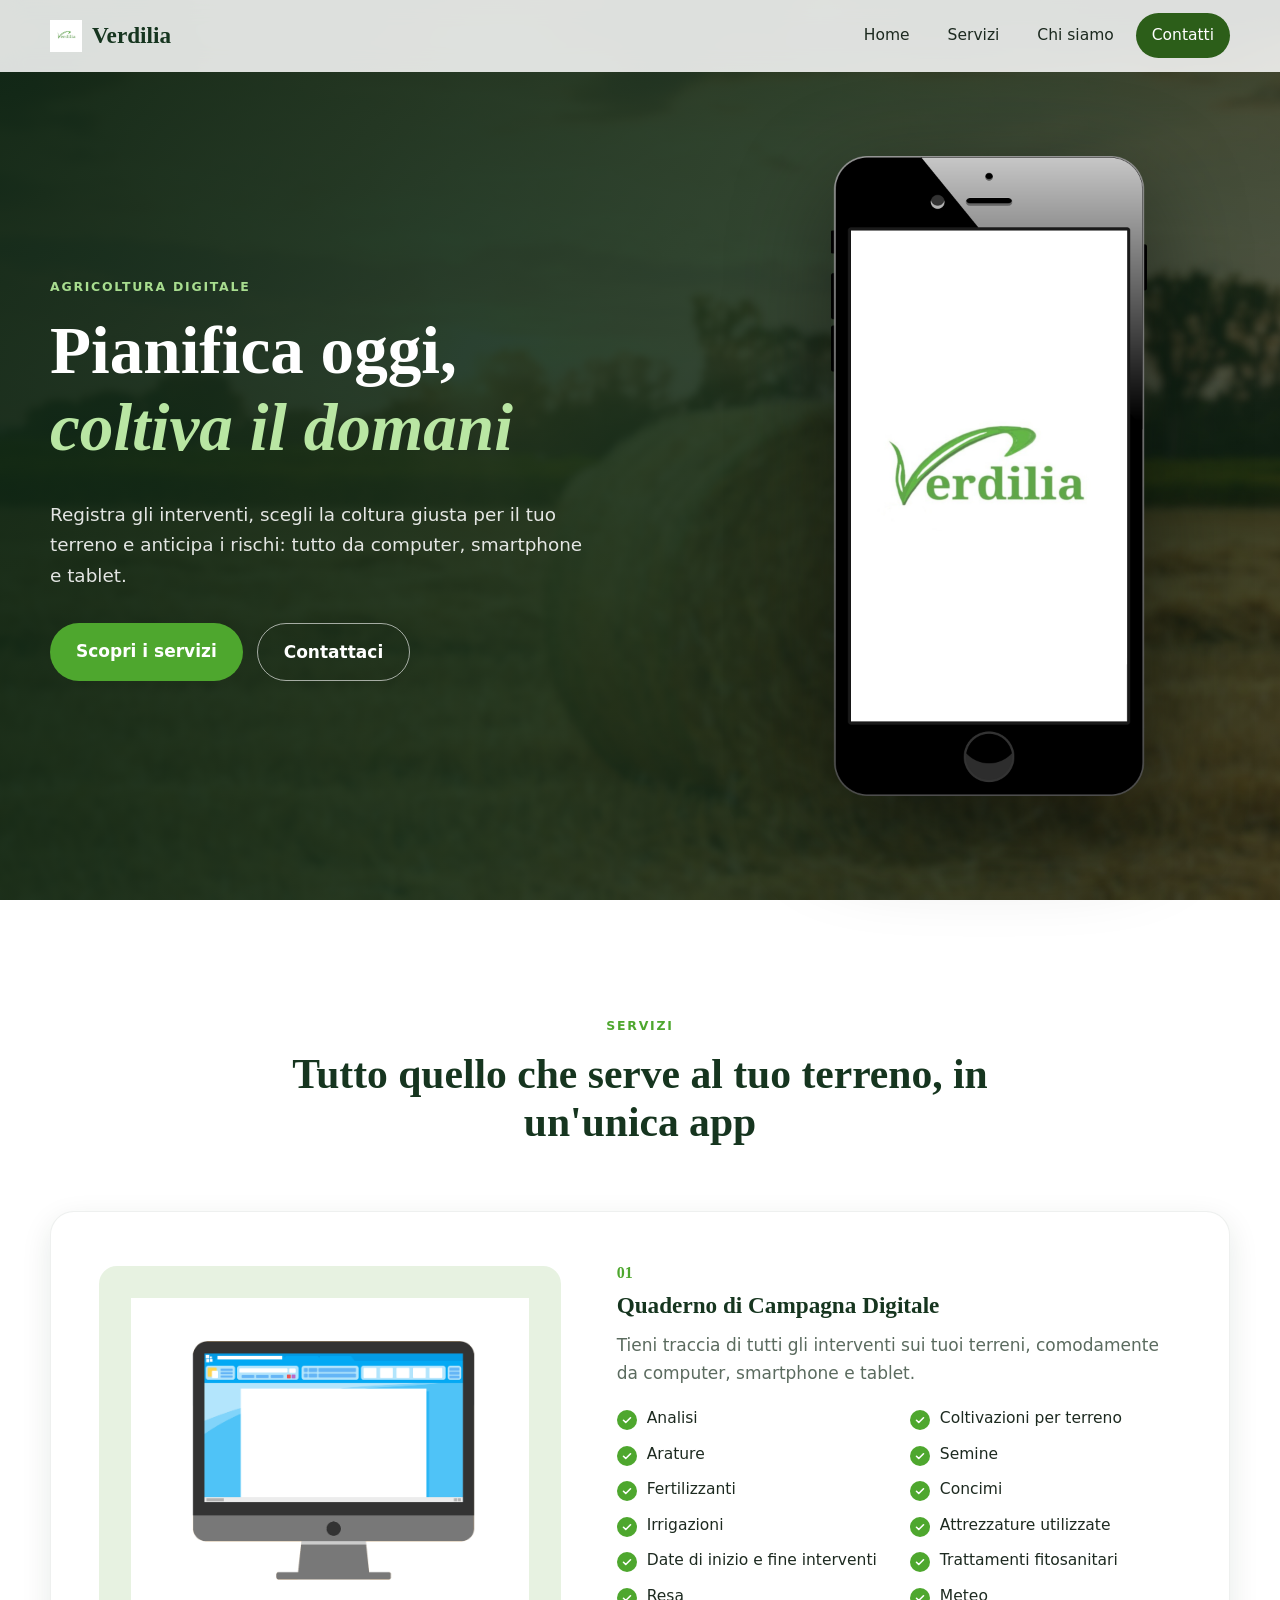
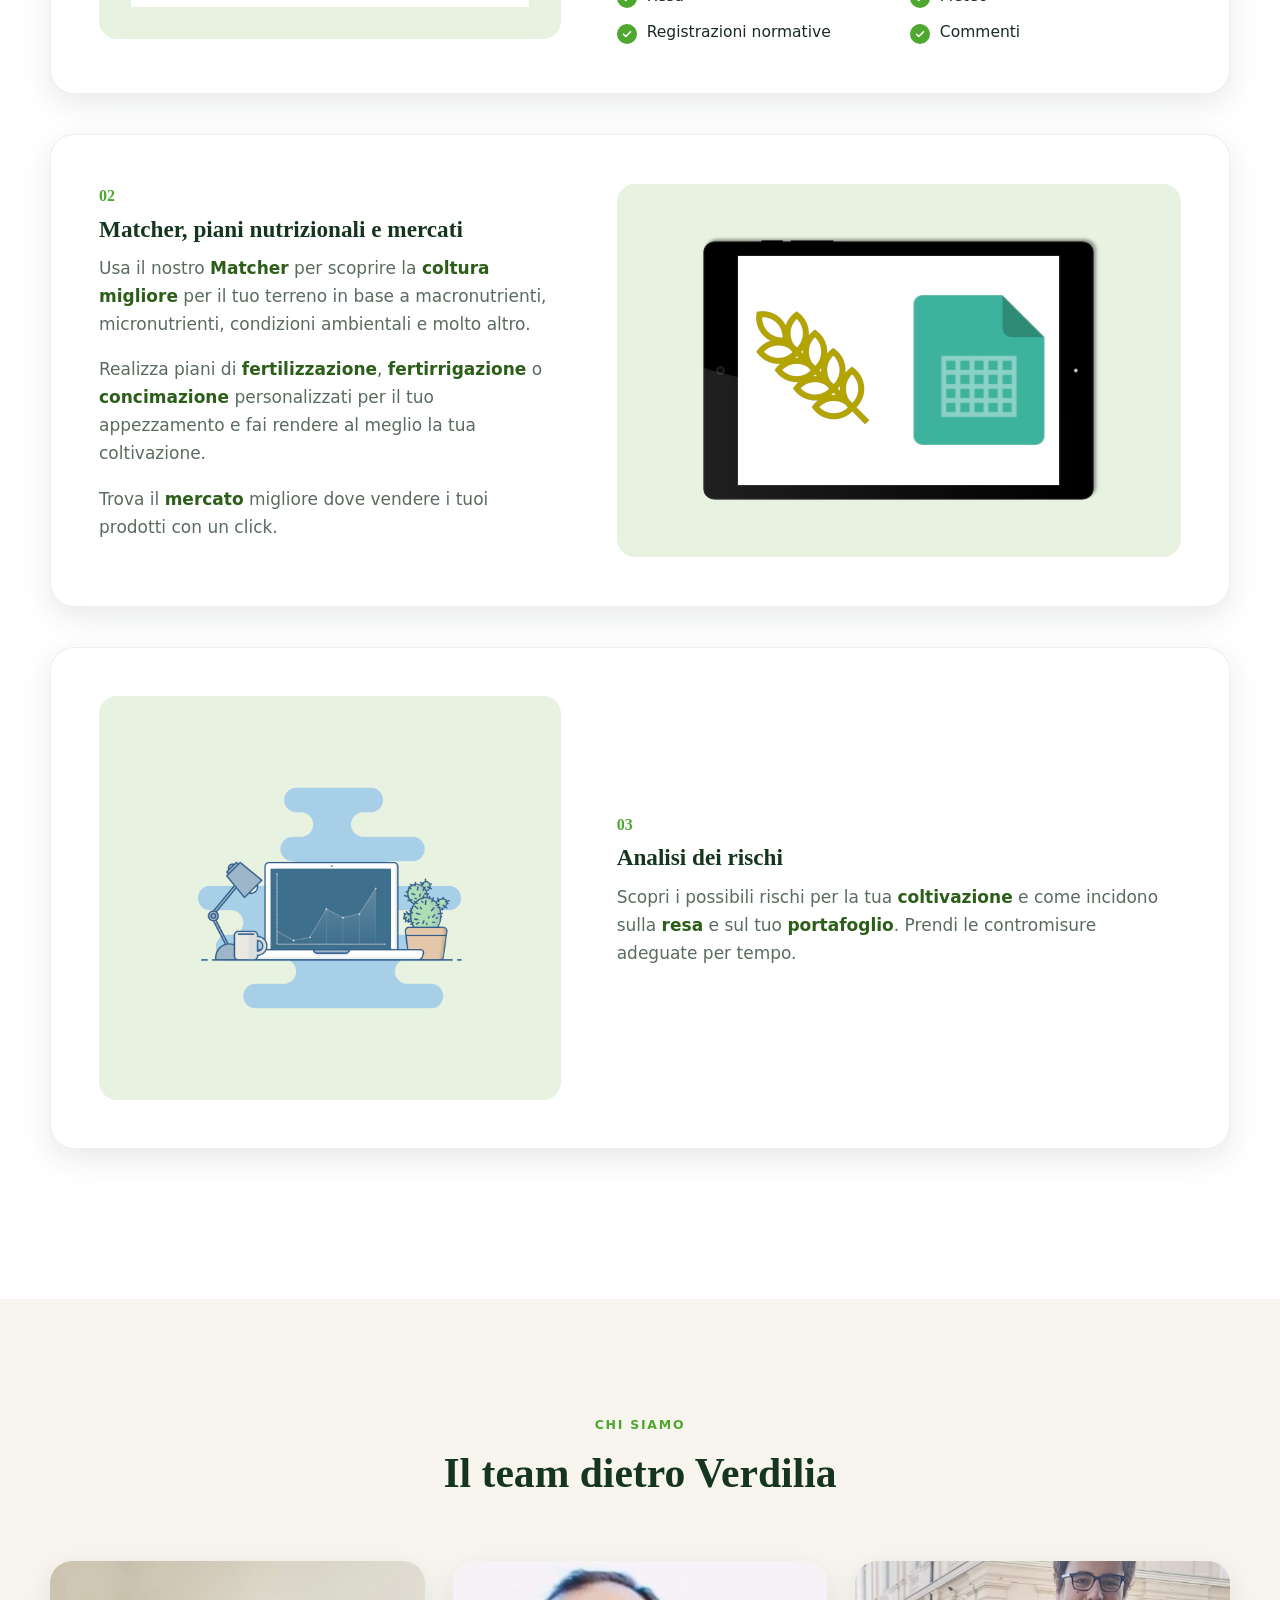
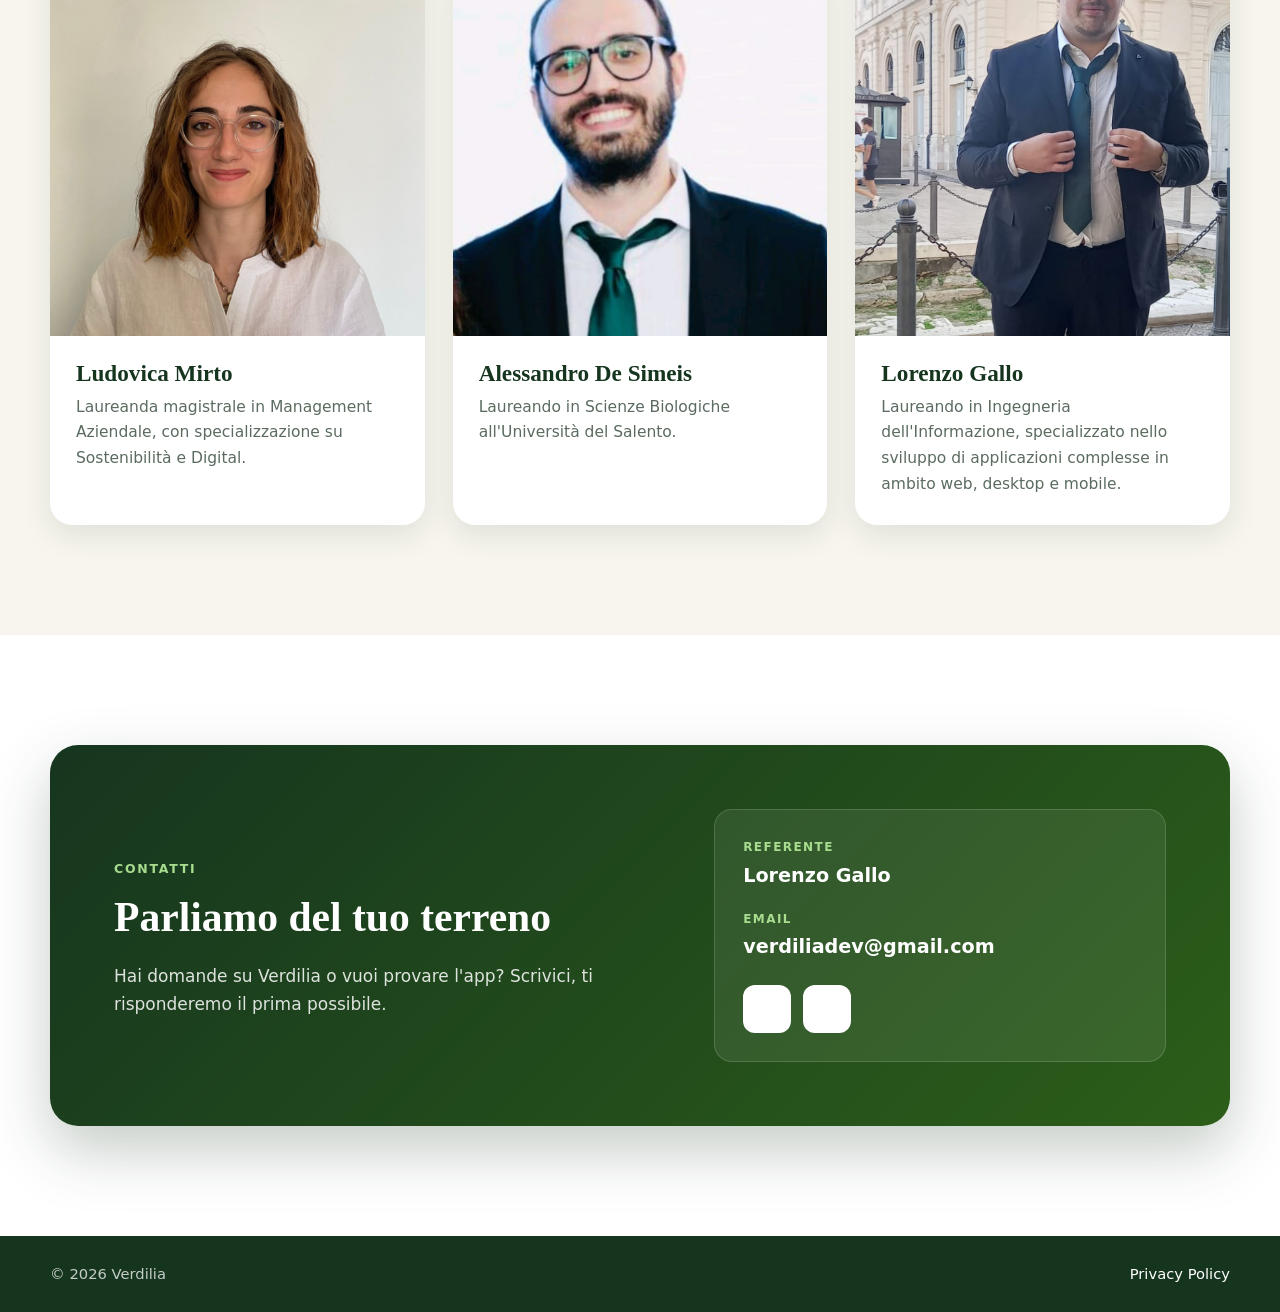
<file: index.html>
<!DOCTYPE html>
<html lang="it">
<head>
    <meta charset="UTF-8">
    <meta name="viewport" content="width=device-width, initial-scale=1">
    <title>Verdilia — Pianifica oggi, coltiva il domani</title>
    <meta name="description" content="Verdilia: quaderno di campagna digitale, matcher delle colture, piani di fertilizzazione e analisi dei rischi per la tua azienda agricola.">
    <meta name="theme-color" content="#16351f">
    <link rel="icon" href="icon.png" type="image/png">
    <link rel="stylesheet" href="styles.css">
</head>
<body>

    <header class="site-header">
        <div class="container nav-wrap">
            <a href="#home" class="brand">
                <img src="icon.png" alt="" width="32" height="32">
                <span>Verdilia</span>
            </a>
            <button class="nav-toggle" aria-label="Apri il menu" aria-expanded="false" aria-controls="nav">
                <span></span><span></span><span></span>
            </button>
            <nav id="nav" class="nav">
                <a href="#home">Home</a>
                <a href="#services">Servizi</a>
                <a href="#about">Chi siamo</a>
                <a href="#contact" class="nav-cta">Contatti</a>
            </nav>
        </div>
    </header>

    <main>
        <!-- HERO -->
        <section class="hero" id="home">
            <div class="container hero-inner">
                <div class="hero-text reveal">
                    <span class="eyebrow eyebrow--light">Agricoltura digitale</span>
                    <h1>Pianifica oggi,<br><em>coltiva il domani</em></h1>
                    <p class="lead">Registra gli interventi, scegli la coltura giusta per il tuo terreno e anticipa i rischi: tutto da computer, smartphone e tablet.</p>
                    <div class="hero-actions">
                        <a class="btn btn-primary" href="#services">Scopri i servizi</a>
                        <a class="btn btn-ghost" href="#contact">Contattaci</a>
                    </div>
                </div>
                <div class="hero-media reveal">
                    <img src="iphone_verdilia.png" alt="L'app Verdilia su uno smartphone" class="phone">
                </div>
            </div>
        </section>

        <!-- SERVIZI -->
        <section class="section" id="services">
            <div class="container">
                <div class="section-head reveal">
                    <span class="eyebrow">Servizi</span>
                    <h2>Tutto quello che serve al tuo terreno, in un'unica app</h2>
                </div>

                <article class="feature reveal">
                    <div class="feature-media">
                        <img src="text-editor-1794110_1920.png" alt="Illustrazione del quaderno di campagna digitale" loading="lazy">
                    </div>
                    <div class="feature-body">
                        <span class="feature-num">01</span>
                        <h3>Quaderno di Campagna Digitale</h3>
                        <p>Tieni traccia di tutti gli interventi sui tuoi terreni, comodamente da computer, smartphone e tablet.</p>
                        <ul class="checklist">
                            <li>Analisi</li>
                            <li>Coltivazioni per terreno</li>
                            <li>Arature</li>
                            <li>Semine</li>
                            <li>Fertilizzanti</li>
                            <li>Concimi</li>
                            <li>Irrigazioni</li>
                            <li>Attrezzature utilizzate</li>
                            <li>Date di inizio e fine interventi</li>
                            <li>Trattamenti fitosanitari</li>
                            <li>Resa</li>
                            <li>Meteo</li>
                            <li>Registrazioni normative</li>
                            <li>Commenti</li>
                        </ul>
                    </div>
                </article>

                <article class="feature feature--reverse reveal">
                    <div class="feature-media">
                        <img src="android-2026945.png" alt="Illustrazione del Matcher delle colture" loading="lazy">
                    </div>
                    <div class="feature-body">
                        <span class="feature-num">02</span>
                        <h3>Matcher, piani nutrizionali e mercati</h3>
                        <p>Usa il nostro <strong>Matcher</strong> per scoprire la <strong>coltura migliore</strong> per il tuo terreno in base a macronutrienti, micronutrienti, condizioni ambientali e molto altro.</p>
                        <p>Realizza piani di <strong>fertilizzazione</strong>, <strong>fertirrigazione</strong> o <strong>concimazione</strong> personalizzati per il tuo appezzamento e fai rendere al meglio la tua coltivazione.</p>
                        <p>Trova il <strong>mercato</strong> migliore dove vendere i tuoi prodotti con un click.</p>
                    </div>
                </article>

                <article class="feature reveal">
                    <div class="feature-media">
                        <img src="laptop-2298286.png" alt="Illustrazione dell'analisi dei rischi" loading="lazy">
                    </div>
                    <div class="feature-body">
                        <span class="feature-num">03</span>
                        <h3>Analisi dei rischi</h3>
                        <p>Scopri i possibili rischi per la tua <strong>coltivazione</strong> e come incidono sulla <strong>resa</strong> e sul tuo <strong>portafoglio</strong>. Prendi le contromisure adeguate per tempo.</p>
                    </div>
                </article>
            </div>
        </section>

        <!-- CHI SIAMO -->
        <section class="section section--tint" id="about">
            <div class="container">
                <div class="section-head reveal">
                    <span class="eyebrow">Chi siamo</span>
                    <h2>Il team dietro Verdilia</h2>
                </div>
                <div class="team">
                    <div class="member reveal">
                        <img src="Screenshot 2024-11-23 4.32.47 PM.png" alt="Ludovica Mirto" loading="lazy">
                        <div class="member-body">
                            <h3>Ludovica Mirto</h3>
                            <p>Laureanda magistrale in Management Aziendale, con specializzazione su Sostenibilità e Digital.</p>
                        </div>
                    </div>
                    <div class="member reveal">
                        <img src="Screenshot 2024-11-24 10.09.38 AM.png" alt="Alessandro De Simeis" loading="lazy">
                        <div class="member-body">
                            <h3>Alessandro De Simeis</h3>
                            <p>Laureando in Scienze Biologiche all'Università del Salento.</p>
                        </div>
                    </div>
                    <div class="member reveal">
                        <img src="Screenshot 2024-11-24 10.04.40 AM.png" alt="Lorenzo Gallo" loading="lazy">
                        <div class="member-body">
                            <h3>Lorenzo Gallo</h3>
                            <p>Laureando in Ingegneria dell'Informazione, specializzato nello sviluppo di applicazioni complesse in ambito web, desktop e mobile.</p>
                        </div>
                    </div>
                </div>
            </div>
        </section>

        <!-- CONTATTI -->
        <section class="section" id="contact">
            <div class="container">
                <div class="contact-card reveal">
                    <div>
                        <span class="eyebrow eyebrow--light">Contatti</span>
                        <h2>Parliamo del tuo terreno</h2>
                        <p>Hai domande su Verdilia o vuoi provare l'app? Scrivici, ti risponderemo il prima possibile.</p>
                    </div>
                    <div class="contact-info">
                        <div class="contact-row">
                            <span class="contact-label">Referente</span>
                            <span class="contact-value">Lorenzo Gallo</span>
                        </div>
                        <div class="contact-row">
                            <span class="contact-label">Email</span>
                            <a class="contact-value" href="mailto:verdiliadev@gmail.com">verdiliadev@gmail.com</a>
                        </div>
                        <div class="socials">
                            <a href="https://www.instagram.com/verdilia__srls/" target="_blank" rel="noopener" aria-label="Instagram di Verdilia">
                                <img src="instagram-167-svgrepo-com.svg" alt="">
                            </a>
                            <a href="https://www.linkedin.com/in/verdilia-74a72333a/" target="_blank" rel="noopener" aria-label="LinkedIn di Verdilia">
                                <img src="linkedin-161-svgrepo-com.svg" alt="">
                            </a>
                        </div>
                    </div>
                </div>
            </div>
        </section>
    </main>

    <footer class="site-footer">
        <div class="container footer-inner">
            <span>© <span id="year">2026</span> Verdilia</span>
            <a href="privacy-policy.html">Privacy Policy</a>
        </div>
    </footer>

    <script src="script.js"></script>
</body>
</html>
</file>
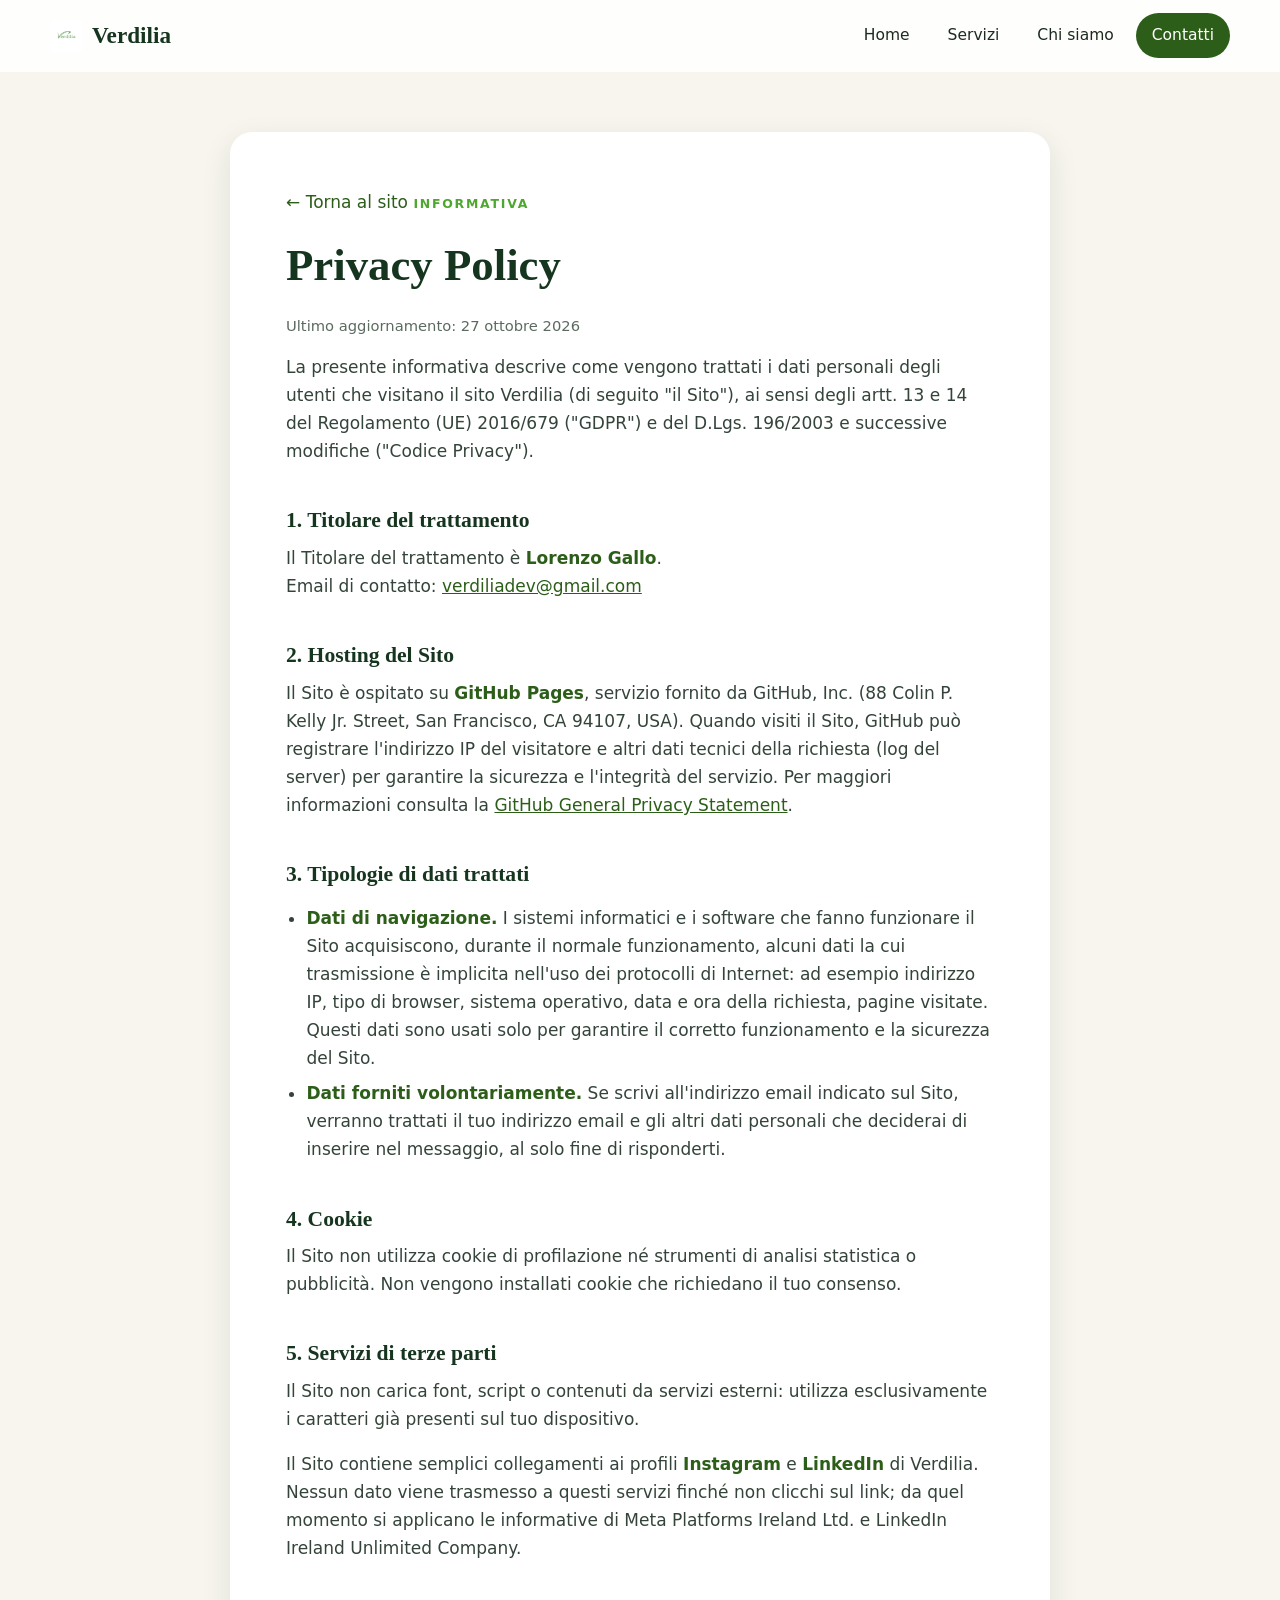
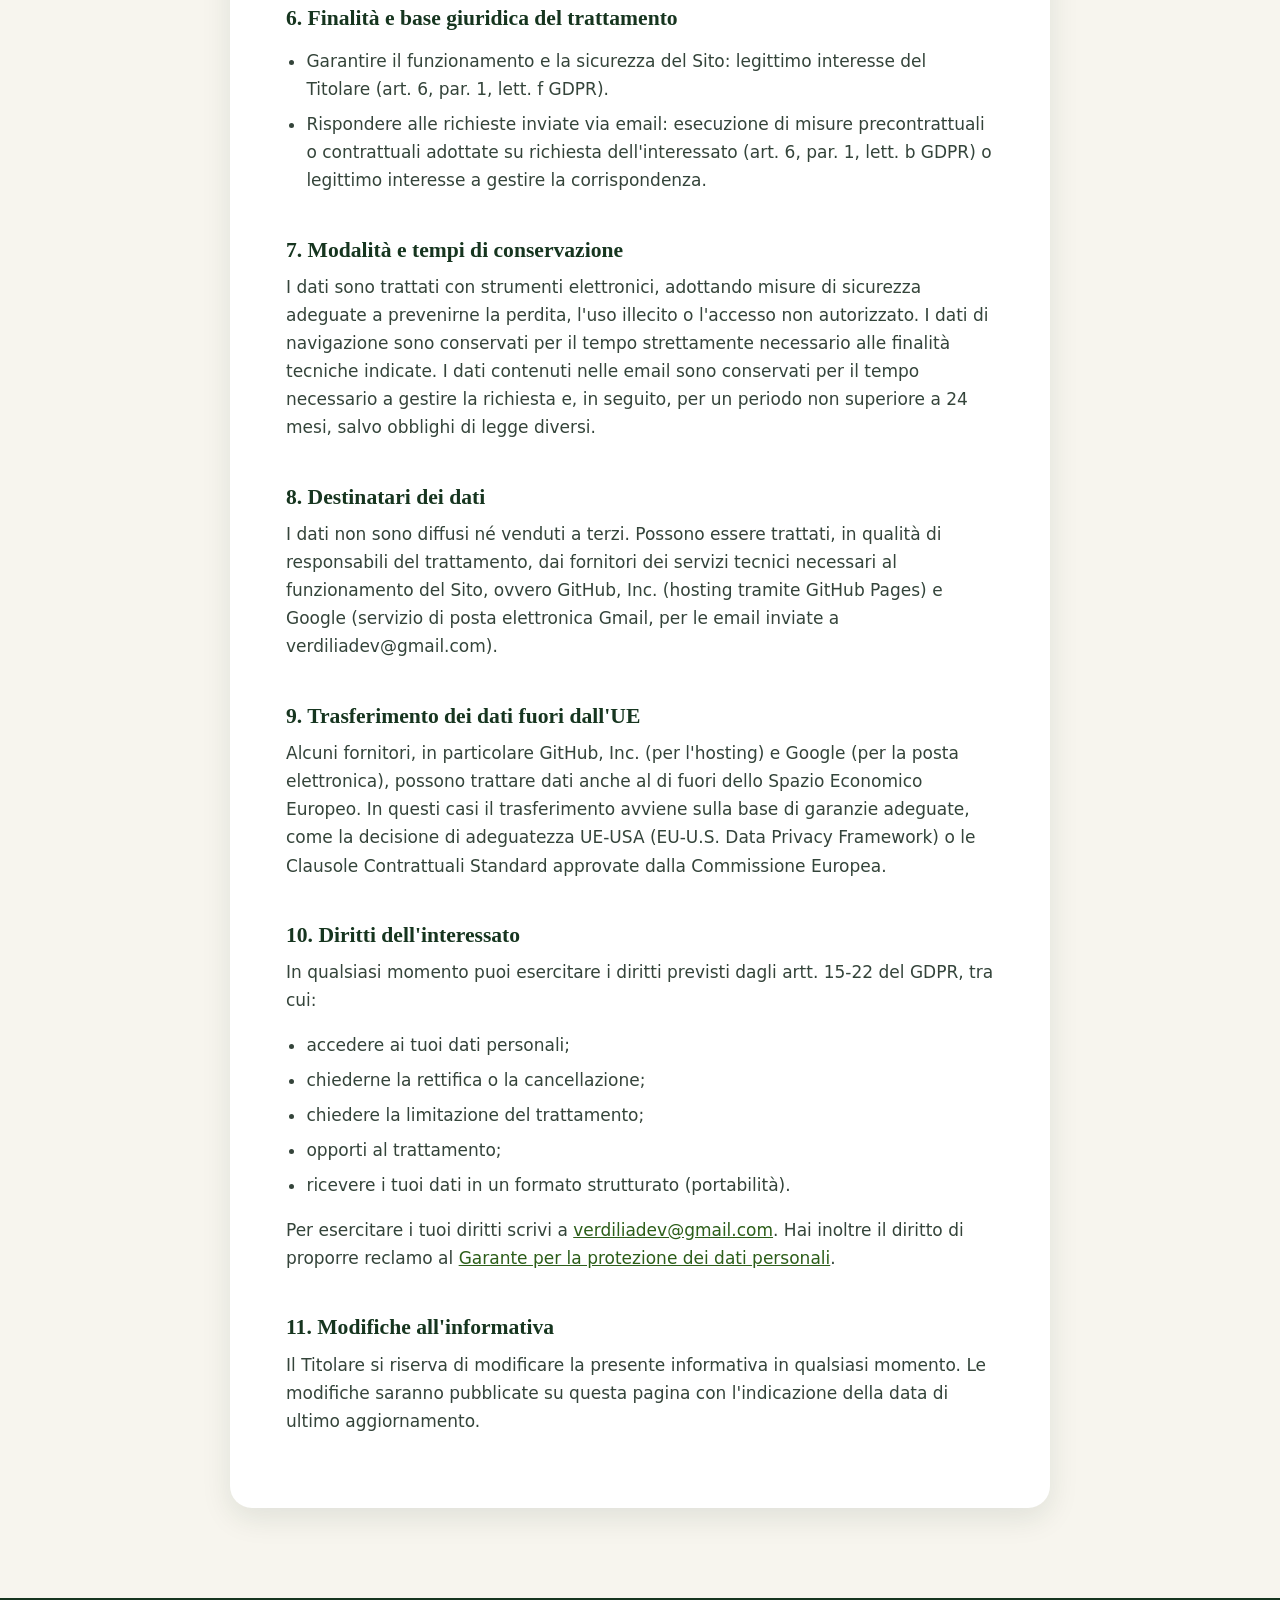
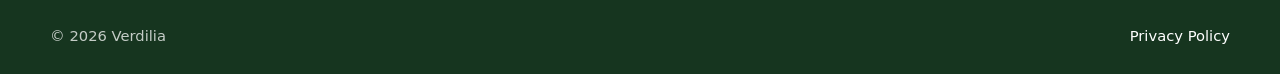
<file: privacy-policy.html>
<!DOCTYPE html>
<html lang="it">
<head>
    <meta charset="UTF-8">
    <meta name="viewport" content="width=device-width, initial-scale=1">
    <title>Privacy Policy — Verdilia</title>
    <meta name="description" content="Informativa sul trattamento dei dati personali del sito Verdilia.">
    <meta name="theme-color" content="#16351f">
    <link rel="icon" href="icon.png" type="image/png">
    <link rel="stylesheet" href="styles.css">
</head>
<body>

    <header class="site-header">
        <div class="container nav-wrap">
            <a href="index.html" class="brand">
                <img src="icon.png" alt="" width="32" height="32">
                <span>Verdilia</span>
            </a>
            <button class="nav-toggle" aria-label="Apri il menu" aria-expanded="false" aria-controls="nav">
                <span></span><span></span><span></span>
            </button>
            <nav id="nav" class="nav">
                <a href="index.html#home">Home</a>
                <a href="index.html#services">Servizi</a>
                <a href="index.html#about">Chi siamo</a>
                <a href="index.html#contact" class="nav-cta">Contatti</a>
            </nav>
        </div>
    </header>

    <main class="legal">
        <div class="container">
            <article class="legal-card">
                <a href="index.html" class="back-link">← Torna al sito</a>
                <span class="eyebrow">Informativa</span>
                <h1>Privacy Policy</h1>
                <p class="updated">Ultimo aggiornamento: 27 ottobre 2026</p>

                <p>La presente informativa descrive come vengono trattati i dati personali degli utenti che visitano il sito Verdilia (di seguito "il Sito"), ai sensi degli artt. 13 e 14 del Regolamento (UE) 2016/679 ("GDPR") e del D.Lgs. 196/2003 e successive modifiche ("Codice Privacy").</p>

                <h2>1. Titolare del trattamento</h2>
                <p>Il Titolare del trattamento è <strong>Lorenzo Gallo</strong>.<br>
                Email di contatto: <a href="mailto:verdiliadev@gmail.com">verdiliadev@gmail.com</a></p>

                <h2>2. Hosting del Sito</h2>
                <p>Il Sito è ospitato su <strong>GitHub Pages</strong>, servizio fornito da GitHub, Inc. (88 Colin P. Kelly Jr. Street, San Francisco, CA 94107, USA). Quando visiti il Sito, GitHub può registrare l'indirizzo IP del visitatore e altri dati tecnici della richiesta (log del server) per garantire la sicurezza e l'integrità del servizio. Per maggiori informazioni consulta la <a href="https://docs.github.com/it/site-policy/privacy-policies/github-general-privacy-statement" target="_blank" rel="noopener">GitHub General Privacy Statement</a>.</p>

                <h2>3. Tipologie di dati trattati</h2>
                <ul>
                    <li><strong>Dati di navigazione.</strong> I sistemi informatici e i software che fanno funzionare il Sito acquisiscono, durante il normale funzionamento, alcuni dati la cui trasmissione è implicita nell'uso dei protocolli di Internet: ad esempio indirizzo IP, tipo di browser, sistema operativo, data e ora della richiesta, pagine visitate. Questi dati sono usati solo per garantire il corretto funzionamento e la sicurezza del Sito.</li>
                    <li><strong>Dati forniti volontariamente.</strong> Se scrivi all'indirizzo email indicato sul Sito, verranno trattati il tuo indirizzo email e gli altri dati personali che deciderai di inserire nel messaggio, al solo fine di risponderti.</li>
                </ul>

                <h2>4. Cookie</h2>
                <p>Il Sito non utilizza cookie di profilazione né strumenti di analisi statistica o pubblicità. Non vengono installati cookie che richiedano il tuo consenso.</p>

                <h2>5. Servizi di terze parti</h2>
                <p>Il Sito non carica font, script o contenuti da servizi esterni: utilizza esclusivamente i caratteri già presenti sul tuo dispositivo.</p>
                <p>Il Sito contiene semplici collegamenti ai profili <strong>Instagram</strong> e <strong>LinkedIn</strong> di Verdilia. Nessun dato viene trasmesso a questi servizi finché non clicchi sul link; da quel momento si applicano le informative di Meta Platforms Ireland Ltd. e LinkedIn Ireland Unlimited Company.</p>

                <h2>6. Finalità e base giuridica del trattamento</h2>
                <ul>
                    <li>Garantire il funzionamento e la sicurezza del Sito: legittimo interesse del Titolare (art. 6, par. 1, lett. f GDPR).</li>
                    <li>Rispondere alle richieste inviate via email: esecuzione di misure precontrattuali o contrattuali adottate su richiesta dell'interessato (art. 6, par. 1, lett. b GDPR) o legittimo interesse a gestire la corrispondenza.</li>
                </ul>

                <h2>7. Modalità e tempi di conservazione</h2>
                <p>I dati sono trattati con strumenti elettronici, adottando misure di sicurezza adeguate a prevenirne la perdita, l'uso illecito o l'accesso non autorizzato. I dati di navigazione sono conservati per il tempo strettamente necessario alle finalità tecniche indicate. I dati contenuti nelle email sono conservati per il tempo necessario a gestire la richiesta e, in seguito, per un periodo non superiore a 24 mesi, salvo obblighi di legge diversi.</p>

                <h2>8. Destinatari dei dati</h2>
                <p>I dati non sono diffusi né venduti a terzi. Possono essere trattati, in qualità di responsabili del trattamento, dai fornitori dei servizi tecnici necessari al funzionamento del Sito, ovvero GitHub, Inc. (hosting tramite GitHub Pages) e Google (servizio di posta elettronica Gmail, per le email inviate a verdiliadev@gmail.com).</p>

                <h2>9. Trasferimento dei dati fuori dall'UE</h2>
                <p>Alcuni fornitori, in particolare GitHub, Inc. (per l'hosting) e Google (per la posta elettronica), possono trattare dati anche al di fuori dello Spazio Economico Europeo. In questi casi il trasferimento avviene sulla base di garanzie adeguate, come la decisione di adeguatezza UE-USA (EU-U.S. Data Privacy Framework) o le Clausole Contrattuali Standard approvate dalla Commissione Europea.</p>

                <h2>10. Diritti dell'interessato</h2>
                <p>In qualsiasi momento puoi esercitare i diritti previsti dagli artt. 15-22 del GDPR, tra cui:</p>
                <ul>
                    <li>accedere ai tuoi dati personali;</li>
                    <li>chiederne la rettifica o la cancellazione;</li>
                    <li>chiedere la limitazione del trattamento;</li>
                    <li>opporti al trattamento;</li>
                    <li>ricevere i tuoi dati in un formato strutturato (portabilità).</li>
                </ul>
                <p>Per esercitare i tuoi diritti scrivi a <a href="mailto:verdiliadev@gmail.com">verdiliadev@gmail.com</a>. Hai inoltre il diritto di proporre reclamo al <a href="https://www.garanteprivacy.it" target="_blank" rel="noopener">Garante per la protezione dei dati personali</a>.</p>

                <h2>11. Modifiche all'informativa</h2>
                <p>Il Titolare si riserva di modificare la presente informativa in qualsiasi momento. Le modifiche saranno pubblicate su questa pagina con l'indicazione della data di ultimo aggiornamento.</p>
            </article>
        </div>
    </main>

    <footer class="site-footer">
        <div class="container footer-inner">
            <span>© <span id="year">2026</span> Verdilia</span>
            <a href="privacy-policy.html">Privacy Policy</a>
        </div>
    </footer>

    <script src="script.js"></script>
</body>
</html>
</file>
<file: styles.css>
/* ========== Variabili ========== */
:root {
    --green-900: #16351f;
    --green-800: #1f4a2a;
    --green-700: #2c5e19;
    --green-500: #4ea72e;
    --green-100: #e7f2e1;
    --cream: #f7f5ee;
    --ink: #1d2a20;
    --muted: #5b6b5f;
    --white: #ffffff;
    --radius: 18px;
    --shadow: 0 10px 30px rgba(22, 53, 31, 0.10);
    --header-h: 72px;
    /* Font di sistema: nessuna richiesta a server esterni */
    --font-head: 'Iowan Old Style', 'Palatino Linotype', Palatino, 'Book Antiqua', 'URW Palladio L', Georgia, serif;
    --font-body: system-ui, -apple-system, BlinkMacSystemFont, 'Segoe UI', Roboto, 'Helvetica Neue', Arial, sans-serif;
}

/* ========== Base ========== */
*, *::before, *::after { box-sizing: border-box; }

html { scroll-behavior: smooth; scroll-padding-top: var(--header-h); }

body {
    margin: 0;
    font-family: var(--font-body);
    font-size: 17px;
    line-height: 1.65;
    color: var(--ink);
    background: var(--white);
    -webkit-font-smoothing: antialiased;
    overflow-x: hidden;
}

img { max-width: 100%; display: block; }

a { color: inherit; }

h1, h2, h3 {
    font-family: var(--font-head);
    line-height: 1.15;
    margin: 0 0 .5em;
    color: var(--green-900);
}

h1 { font-size: clamp(2.4rem, 6vw, 4.2rem); color: var(--white); }
h2 { font-size: clamp(1.8rem, 4vw, 2.6rem); }
h3 { font-size: 1.45rem; }

p { margin: 0 0 1em; }

strong { color: var(--green-700); font-weight: 600; }

.container {
    width: min(1180px, 100% - 32px);
    margin-inline: auto;
}

.eyebrow {
    display: inline-block;
    font-size: .78rem;
    font-weight: 700;
    letter-spacing: .14em;
    text-transform: uppercase;
    color: var(--green-500);
    margin-bottom: .9rem;
}
.eyebrow--light { color: #a8dd8f; }

/* ========== Header ========== */
.site-header {
    position: fixed;
    inset: 0 0 auto 0;
    height: var(--header-h);
    z-index: 100;
    background: rgba(255, 255, 255, 0.85);
    backdrop-filter: blur(12px);
    -webkit-backdrop-filter: blur(12px);
    border-bottom: 1px solid transparent;
    transition: box-shadow .3s, border-color .3s;
}
.site-header.scrolled {
    border-color: rgba(22, 53, 31, .08);
    box-shadow: 0 4px 20px rgba(22, 53, 31, .06);
}

.nav-wrap {
    height: 100%;
    display: flex;
    align-items: center;
    justify-content: space-between;
}

.brand {
    display: flex;
    align-items: center;
    gap: 10px;
    text-decoration: none;
    font-family: var(--font-head);
    font-weight: 700;
    font-size: 1.45rem;
    color: var(--green-900);
}
.brand img { width: 32px; height: 32px; object-fit: contain; }

.nav { display: flex; align-items: center; gap: 6px; }
.nav a {
    text-decoration: none;
    font-weight: 500;
    font-size: .97rem;
    padding: 10px 16px;
    border-radius: 999px;
    color: var(--ink);
    transition: background-color .2s, color .2s;
}
.nav a:hover { background: var(--green-100); color: var(--green-800); }
.nav a.nav-cta { background: var(--green-700); color: var(--white); }
.nav a.nav-cta:hover { background: var(--green-900); }

.nav-toggle {
    display: none;
    width: 44px; height: 44px;
    border: 0; background: transparent;
    cursor: pointer;
    padding: 10px;
}
.nav-toggle span {
    display: block;
    height: 2px;
    background: var(--green-900);
    border-radius: 2px;
    margin: 5px 0;
    transition: transform .3s, opacity .3s;
}
.nav-toggle[aria-expanded="true"] span:nth-child(1) { transform: translateY(7px) rotate(45deg); }
.nav-toggle[aria-expanded="true"] span:nth-child(2) { opacity: 0; }
.nav-toggle[aria-expanded="true"] span:nth-child(3) { transform: translateY(-7px) rotate(-45deg); }

/* ========== Bottoni ========== */
.btn {
    display: inline-block;
    text-decoration: none;
    font-weight: 600;
    padding: 14px 26px;
    border-radius: 999px;
    transition: transform .2s, background-color .2s, color .2s;
}
.btn:hover { transform: translateY(-2px); }
.btn-primary { background: var(--green-500); color: var(--white); }
.btn-primary:hover { background: #439226; }
.btn-ghost { border: 1.5px solid rgba(255,255,255,.6); color: var(--white); }
.btn-ghost:hover { background: rgba(255,255,255,.12); }

/* ========== Hero ========== */
.hero {
    min-height: 100svh;
    padding: calc(var(--header-h) + 40px) 0 60px;
    display: flex;
    align-items: center;
    background:
        linear-gradient(115deg, rgba(14, 38, 20, .92) 0%, rgba(22, 53, 31, .75) 50%, rgba(22, 53, 31, .35) 100%),
        url("background.jpg") center / cover no-repeat;
    color: var(--white);
}
.hero-inner {
    display: grid;
    grid-template-columns: 1.15fr .85fr;
    align-items: center;
    gap: 48px;
}
.hero h1 em { font-style: italic; color: #b9e6a3; }
.lead { font-size: 1.15rem; max-width: 34rem; color: rgba(255,255,255,.88); margin-bottom: 2rem; }
.hero-actions { display: flex; flex-wrap: wrap; gap: 14px; }
.hero-media { display: flex; justify-content: center; }
.phone {
    width: min(320px, 70%);
    filter: drop-shadow(0 30px 50px rgba(0,0,0,.45));
    animation: float 6s ease-in-out infinite;
}
@keyframes float {
    0%, 100% { transform: translateY(0); }
    50% { transform: translateY(-14px); }
}

/* ========== Sezioni ========== */
.section { padding: 110px 0; }
.section--tint { background: var(--cream); }

.section-head { text-align: center; max-width: 720px; margin: 0 auto 64px; }

/* ========== Feature ========== */
.feature {
    display: grid;
    grid-template-columns: .9fr 1.1fr;
    gap: 56px;
    align-items: center;
    background: var(--white);
    border: 1px solid rgba(22, 53, 31, .07);
    border-radius: calc(var(--radius) + 6px);
    box-shadow: var(--shadow);
    padding: 48px;
    margin-bottom: 40px;
}
.feature--reverse .feature-media { order: 2; }
.feature-media {
    background: var(--green-100);
    border-radius: var(--radius);
    padding: 32px;
    display: flex;
    align-items: center;
    justify-content: center;
}
.feature-media img { max-height: 340px; object-fit: contain; }
.feature-num {
    font-family: var(--font-head);
    font-size: 1rem;
    font-weight: 700;
    color: var(--green-500);
    display: block;
    margin-bottom: .4rem;
}
.feature-body p { color: var(--muted); }
.feature-body p strong { color: var(--green-700); }

.checklist {
    list-style: none;
    padding: 0;
    margin: 1.2rem 0 0;
    display: grid;
    grid-template-columns: repeat(2, 1fr);
    gap: 10px 22px;
}
.checklist li {
    position: relative;
    padding-left: 30px;
    font-weight: 500;
    font-size: .97rem;
}
.checklist li::before {
    content: "";
    position: absolute;
    left: 0; top: 4px;
    width: 20px; height: 20px;
    border-radius: 50%;
    background: var(--green-500) url("data:image/svg+xml,%3Csvg xmlns='http://www.w3.org/2000/svg' viewBox='0 0 24 24' fill='none' stroke='white' stroke-width='3.2' stroke-linecap='round' stroke-linejoin='round'%3E%3Cpath d='M5 12.5l4.5 4.5L19 7.5'/%3E%3C/svg%3E") center / 12px no-repeat;
}

/* ========== Team ========== */
.team {
    display: grid;
    grid-template-columns: repeat(3, 1fr);
    gap: 28px;
}
.member {
    background: var(--white);
    border-radius: calc(var(--radius) + 4px);
    overflow: hidden;
    box-shadow: var(--shadow);
    transition: transform .3s, box-shadow .3s;
}
.member:hover { transform: translateY(-6px); box-shadow: 0 18px 40px rgba(22, 53, 31, .16); }
.member img { width: 100%; aspect-ratio: 1 / 1; object-fit: cover; }
.member-body { padding: 24px 26px 28px; }
.member-body h3 { margin-bottom: .35em; }
.member-body p { color: var(--muted); margin: 0; font-size: .97rem; }

/* ========== Contatti ========== */
.contact-card {
    display: grid;
    grid-template-columns: 1.1fr .9fr;
    gap: 48px;
    align-items: center;
    background: linear-gradient(135deg, var(--green-900), var(--green-700));
    color: var(--white);
    border-radius: calc(var(--radius) + 10px);
    padding: 64px;
    box-shadow: 0 24px 60px rgba(22, 53, 31, .25);
}
.contact-card h2 { color: var(--white); }
.contact-card p { color: rgba(255,255,255,.85); margin: 0; }

.contact-info {
    background: rgba(255,255,255,.08);
    border: 1px solid rgba(255,255,255,.15);
    border-radius: var(--radius);
    padding: 28px;
    display: flex;
    flex-direction: column;
    gap: 18px;
}
.contact-row { display: flex; flex-direction: column; gap: 2px; }
.contact-label {
    font-size: .75rem;
    font-weight: 700;
    letter-spacing: .12em;
    text-transform: uppercase;
    color: #a8dd8f;
}
.contact-value { font-size: 1.2rem; font-weight: 600; color: var(--white); text-decoration: none; word-break: break-word; }
a.contact-value:hover { text-decoration: underline; }

.socials { display: flex; gap: 12px; padding-top: 4px; }
.socials a {
    width: 48px; height: 48px;
    border-radius: 12px;
    background: var(--white);
    display: grid;
    place-items: center;
    transition: transform .2s;
}
.socials a:hover { transform: translateY(-3px); }
.socials img { width: 26px; height: 26px; }

/* ========== Footer ========== */
.site-footer {
    background: var(--green-900);
    color: rgba(255,255,255,.75);
    padding: 26px 0;
    font-size: .92rem;
}
.footer-inner { display: flex; justify-content: space-between; align-items: center; flex-wrap: wrap; gap: 12px; }
.site-footer a { color: var(--white); text-decoration: none; }
.site-footer a:hover { text-decoration: underline; }

/* ========== Animazioni ========== */
.reveal {
    opacity: 0;
    transform: translateY(28px);
    transition: opacity .8s ease, transform .8s ease;
}
.reveal.visible { opacity: 1; transform: none; }

@media (prefers-reduced-motion: reduce) {
    html { scroll-behavior: auto; }
    .reveal { opacity: 1; transform: none; transition: none; }
    .phone { animation: none; }
}

/* ========== Pagina legale ========== */
.legal { padding: calc(var(--header-h) + 60px) 0 90px; background: var(--cream); }
.legal-card {
    background: var(--white);
    max-width: 820px;
    margin-inline: auto;
    border-radius: calc(var(--radius) + 4px);
    box-shadow: var(--shadow);
    padding: 56px;
}
.legal h1 { color: var(--green-900); font-size: clamp(2rem, 5vw, 2.8rem); }
.legal h2 { font-size: 1.35rem; margin-top: 2em; }
.legal p, .legal li { color: #34443a; }
.legal ul { padding-left: 1.2em; }
.legal li { margin-bottom: .4em; }
.legal a { color: var(--green-700); font-weight: 500; }
.legal .updated { color: var(--muted); font-size: .92rem; }
.back-link { display: inline-block; margin-bottom: 24px; text-decoration: none; color: var(--green-700); font-weight: 600; }

/* ========== Responsive ========== */
@media (max-width: 1000px) {
    .hero-inner { grid-template-columns: 1fr; text-align: center; }
    .lead { margin-inline: auto; }
    .hero-actions { justify-content: center; }
    .phone { width: min(260px, 60%); }

    .feature, .feature--reverse { grid-template-columns: 1fr; padding: 32px; gap: 32px; }
    .feature--reverse .feature-media { order: 0; }

    .team { grid-template-columns: repeat(2, 1fr); }
    .contact-card { grid-template-columns: 1fr; padding: 44px; }
}

@media (max-width: 760px) {
    .nav-toggle { display: block; }
    .nav {
        position: absolute;
        top: var(--header-h);
        left: 0; right: 0;
        flex-direction: column;
        align-items: stretch;
        gap: 4px;
        padding: 12px 16px 20px;
        background: var(--white);
        box-shadow: 0 16px 30px rgba(22, 53, 31, .12);
        transform: translateY(-12px);
        opacity: 0;
        pointer-events: none;
        transition: opacity .25s, transform .25s;
    }
    .nav.open { opacity: 1; transform: none; pointer-events: auto; }
    .nav a { padding: 14px 16px; border-radius: 12px; }
    .nav a.nav-cta { text-align: center; }

    .section { padding: 80px 0; }
    .section-head { margin-bottom: 44px; }
    .feature, .feature--reverse { padding: 22px; }
    .feature-media { padding: 22px; }
    .checklist { grid-template-columns: 1fr; }
    .team { grid-template-columns: 1fr; }
    .contact-card { padding: 32px 22px; }
    .legal-card { padding: 32px 22px; }
}
</file>
